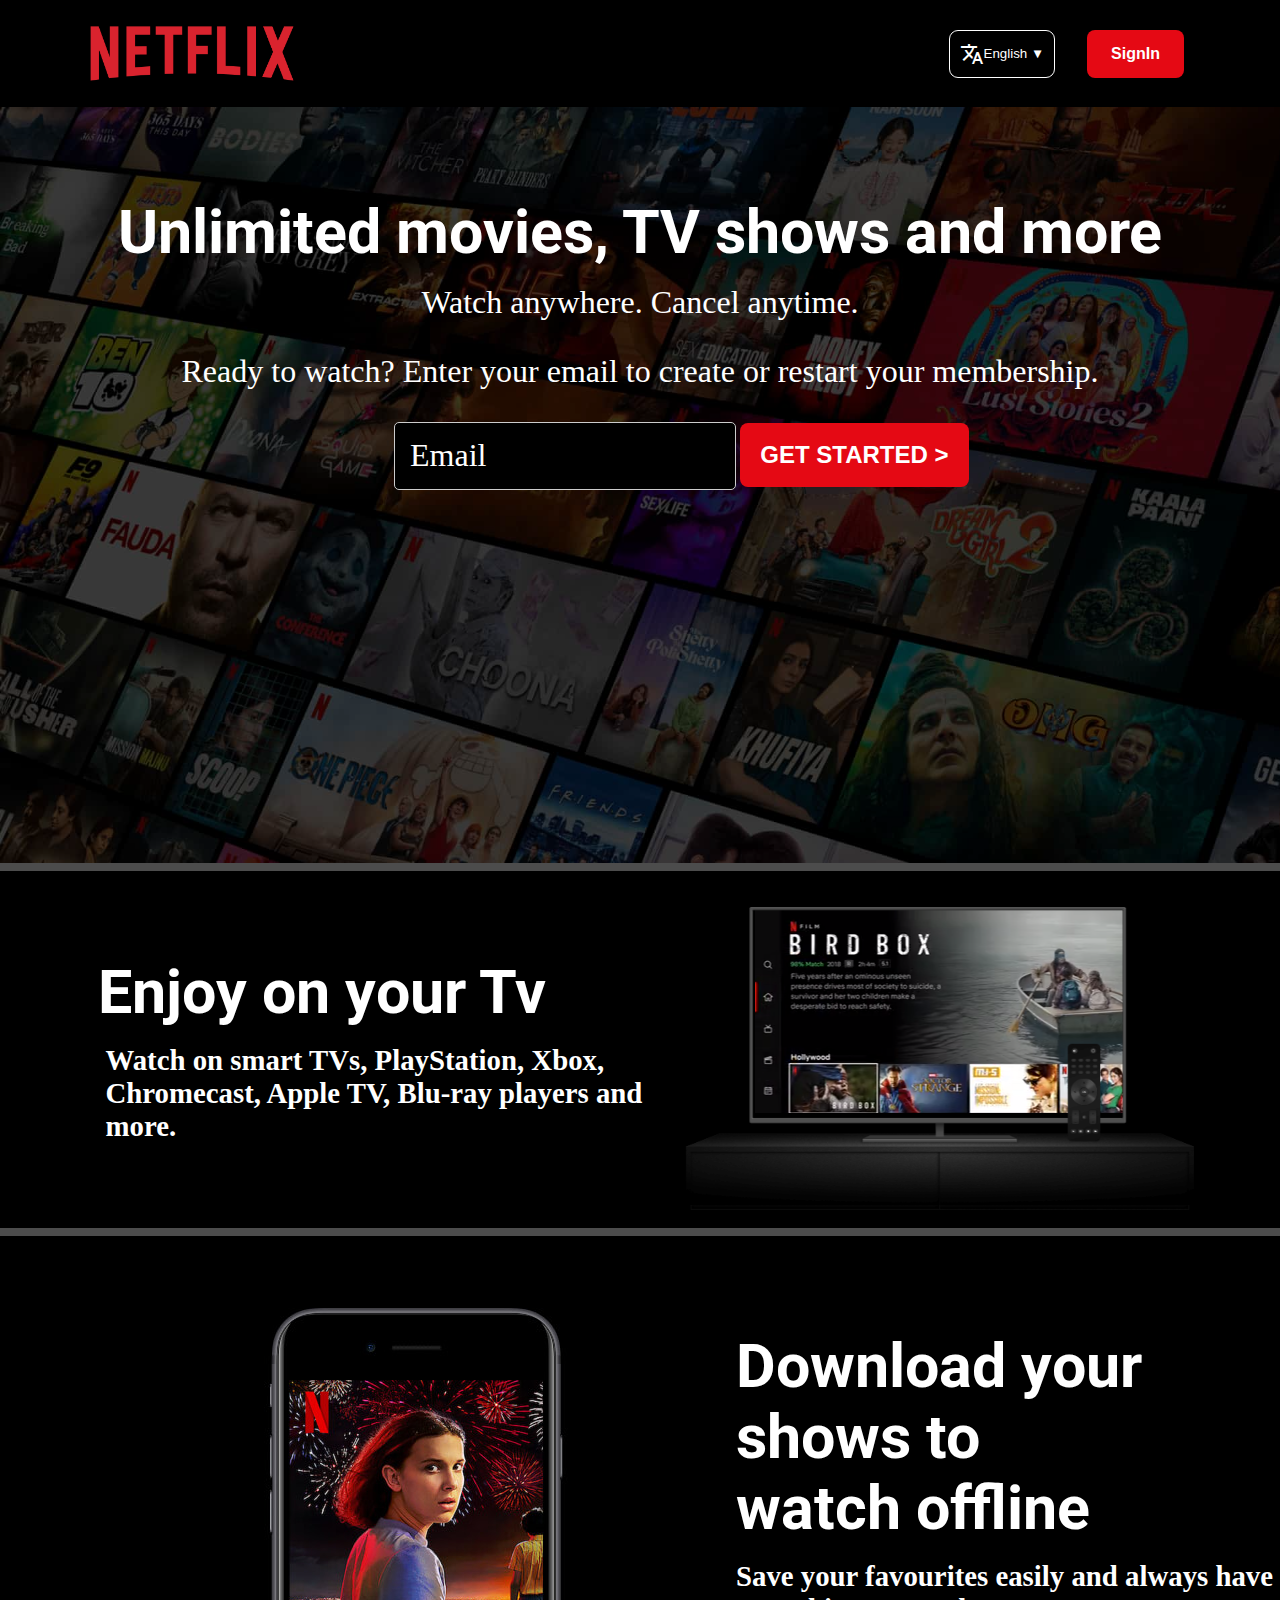
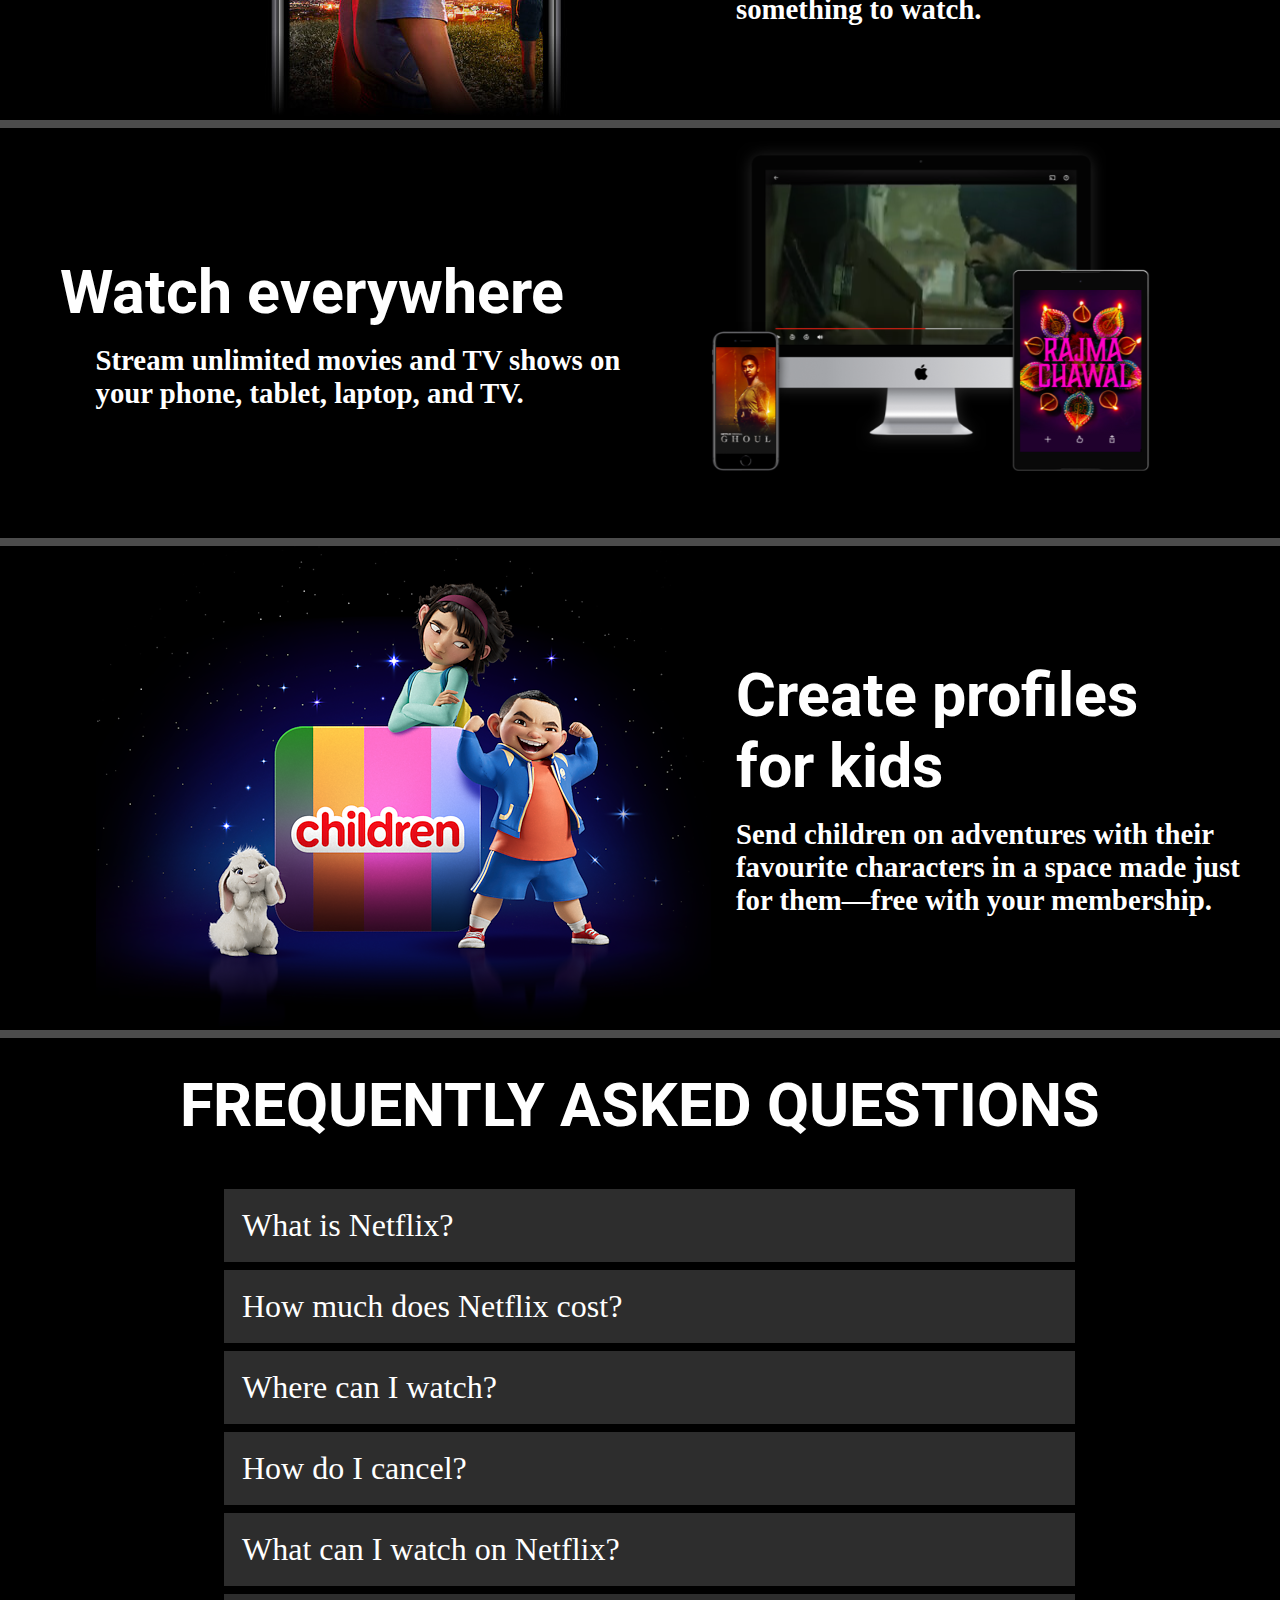
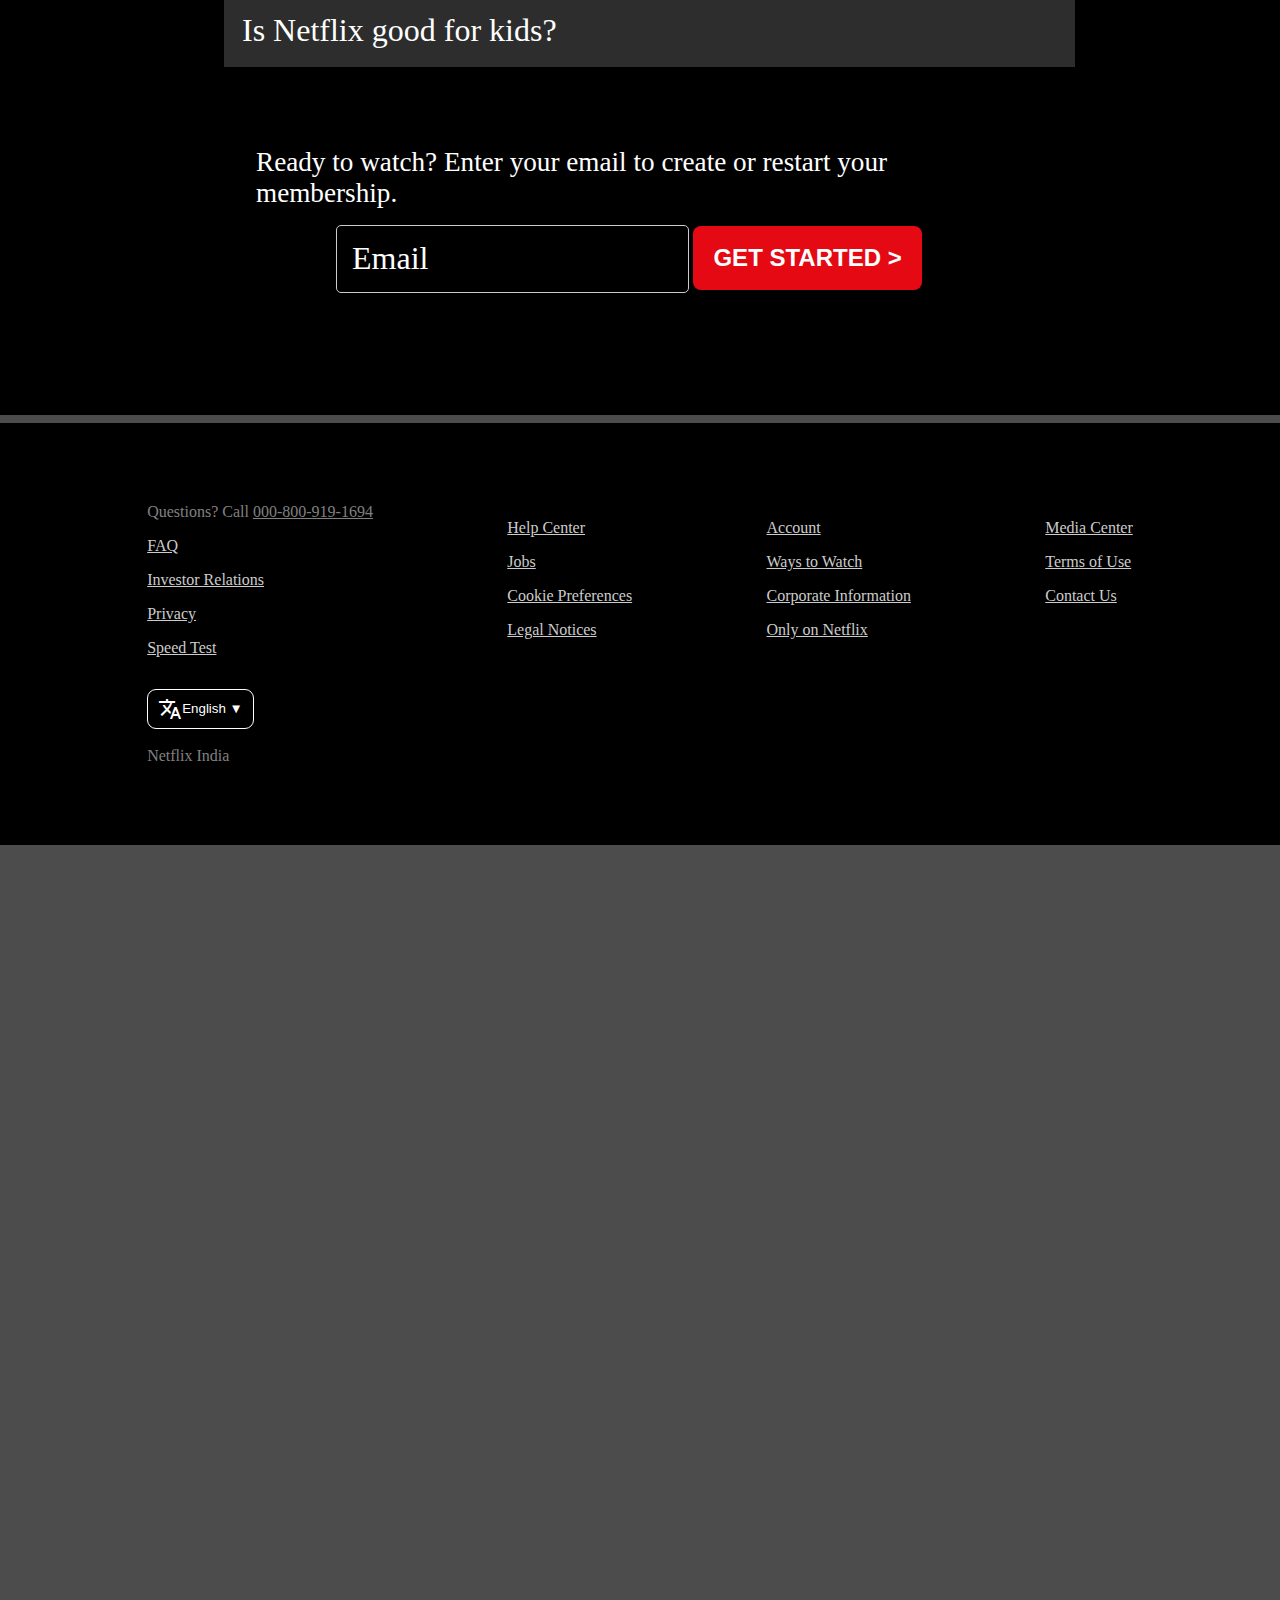
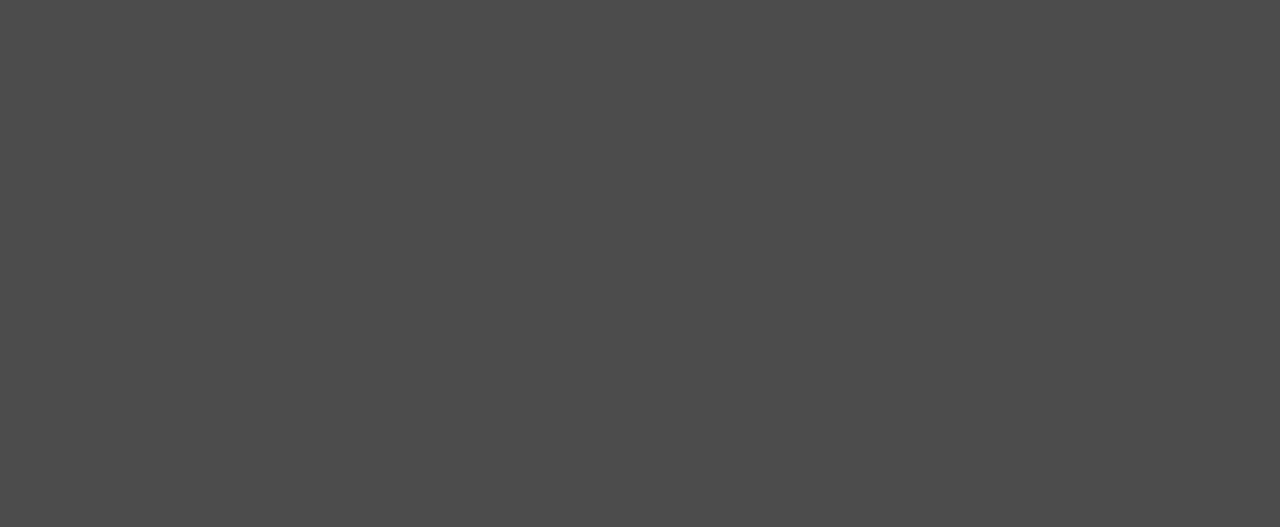
<file: netflix/index.html>
<!DOCTYPE html>
<html lang="en">
<head>
    <meta charset="UTF-8">
    <meta name="viewport" content="width=device-width, initial-scale=1.0">
    <link rel="stylesheet" href="index.css">
    <link href="https://fonts.googleapis.com/icon?family=Material+Icons" rel="stylesheet">
    <link rel="shortcut icon" href="https://cdn4.iconfinder.com/data/icons/logos-and-brands/512/227_Netflix_logo-512.png" type="image/x-icon">
    <title>NETFLIX</title>
</head>
<body>
            <nav>
                <img src="./assets/netflix_logo.png" alt="">
                <div class="right">
                    <button class="Mybutton"><i class="material-icons">translate</i> English &#9660;</button>
                        <button class="signinbutton">SignIn</button>
                </div>
            </nav>
            <section class="section-1">
                <div class="subsection">
                    <div class="sec-1_1">
                        <h1>Unlimited movies, TV shows and more</h1>
                        <p>Watch anywhere. Cancel anytime.</p>
                        <p>Ready to watch? Enter your email to create or restart your membership.</p>
                    </div>
                    <div class="sec-1_2">
                        <div class="input-container">
                                <input type="text" id="email" required>
                                <label for="email">Email</label>
                                <button class="getstart">GET STARTED &gt</button>
                        </div>
                    </div>
                </div>   
            </section>
            <section class="section-2">
                <div class="sec-2_1">
                    <h2>Enjoy on your Tv</h2>
                    <h5>Watch on smart TVs, PlayStation, Xbox, Chromecast, Apple TV, Blu-ray players and more.</h5>
                </div>
                <div class="sec-2_2">
                    <img src="./assets/1.png" alt="" srcset="">
                </div>
            </section>
            <section class="section-3">
                <div class="sec-3_1">
                    <img src="./assets/2.jpg" alt="" srcset="">
                </div>
                <div class="sec-3_2">
                    <h2>Download your shows to watch offline</h2>
                    <h5>Save your favourites easily and always have something to watch.</h5>
                </div>
            </section>
            <section class="section-2">
                <div class="sec-2_1">
                    <h2>Watch everywhere</h2>
                    <h5>Stream unlimited movies and TV shows on your phone, tablet, laptop, and TV.</h5>
                </div>
                <div class="sec-2_2">
                    <img src="./assets/4.png" alt="" srcset="">
                </div>
            </section>
            <section class="section-3">
                <div class="sec-3_1">
                    <img src="./assets/3.png" alt="" srcset="">
                </div>
                <div class="sec-3_2">
                    <h2>Create profiles for kids</h2>
                    <h5>Send children on adventures with their favourite characters in a space made just for them—free with your membership.</h5>
                </div>
            </section>

            <section class="faq">
                    <h2>FREQUENTLY ASKED QUESTIONS</h2>
                    <div class="faqs">
                           
                        <button type="button" class="collapsible">What is Netflix?</button>
                            <div class="content">
                            <p>Netflix is a streaming service that offers a wide variety of award-winning TV shows, movies, anime, documentaries and more – on thousands of internet-connected devices. <br> <br>You can watch as much as you want, whenever you want, without a single ad – all for one low monthly price. There's always something new to discover, and new TV shows and movies are added every week!</p>
                            </div>
                     </div>
                     <div class="" style="margin-top: -3.5rem;">
                        <button type="button" class="collapsible">How much does Netflix cost? </button>
                            <div class="content">
                            <p>
                                Watch Netflix on your smartphone, tablet, Smart TV, laptop, or streaming device, all for one fixed monthly fee. Plans range from ₹ 149 to ₹ 649 a month. No extra costs, no contracts.                            </p>
                            </div>
                     </div>
                     <div class="" style="margin-top: -3.5rem;">
                        <button type="button" class="collapsible">Where can I watch?</button>
                            <div class="content">
                            <p>
                                Watch anywhere, anytime. Sign in with your Netflix account to watch instantly on the web at netflix.com from your personal computer or on any internet-connected device that offers the Netflix app, including smart TVs, smartphones, tablets, streaming media players and game consoles.
                              <br><br> You can also download your favourite shows with the iOS, Android, or Windows 10 app. Use downloads to watch while you're on the go and without an internet connection. Take Netflix with you anywhere.                            </div>
                     </div>
                     <div class="" style="margin-top: -3.5rem;">
                        <button type="button" class="collapsible">How do I cancel? </button>
                            <div class="content">
                            <p>
                                Netflix is flexible. There are no annoying contracts and no commitments. You can easily cancel your account online in two clicks. There are no cancellation fees – start or stop your account anytime.                            </div>
                     </div>
                     <div class="" style="margin-top: -3.5rem;">
                        <button type="button" class="collapsible">What can I watch on Netflix? </button>
                            <div class="content">
                            <p>
                                Netflix has an extensive library of feature films, documentaries, TV shows, anime, award-winning Netflix originals, and more. Watch as much as you want, anytime you want.                            </div>
                     </div>
                     <div class="" style="margin-top: -3.5rem;">
                        <button type="button" class="collapsible">Is Netflix good for kids?</button>
                            <div class="content">
                            <p>
                                The Netflix Kids experience is included in your membership to give parents control while kids enjoy family-friendly TV shows and films in their own space. <br> <br>

                                Kids profiles come with PIN-protected parental controls that let you restrict the maturity rating of content kids can watch and block specific titles you don’t want kids to see.                            </div>
                     </div>

                     <div class="sec-foot">
                        <p>Ready to watch? Enter your email to create or restart your membership.</p>
                    </div>
                    <div class="input-container" style="margin-left: 19rem;margin-top: -2rem;">
                        <input type="text" id="email" required>
                        <label for="email">Email</label>
                        <button class="getstart">GET STARTED &gt</button>
                </div>
            </section>

            <footer>
                <div class="foots">
                <div class="foots1">
                    <p>Questions? Call <u>000-800-919-1694</u></p>
                    <a href="">FAQ</a>
                    <a href="">Investor Relations</a>
                    <a href="">Privacy</a>
                    <a href="">Speed Test</a>
                    <div class="foots1_1">
                        <button class="Mybutton"><i class="material-icons">translate</i> English &#9660;</button>
                    </div>
                    <br><p>Netflix India</p>
                </div>
                <div class="foots2">
                    <a href="">Help Center</a>
                    <a href="">Jobs</a>
                    <a href="">Cookie Preferences</a>
                    <a href="">Legal Notices</a>
                </div>
                <div class="foots3">
                    <a href="">Account</a>
                    <a href="">Ways to Watch</a>
                    <a href="">Corporate Information</a>
                    <a href="">Only on Netflix</a>
                </div>
                <div class="foots4">
                    <a href="">Media Center</a>
                    <a href="">Terms of Use</a>
                    <a href="">Contact Us</a>
                </div>
                </div>
                   
            </footer>
            <script src="./index.js"></script>
</body>
</html>
</file>
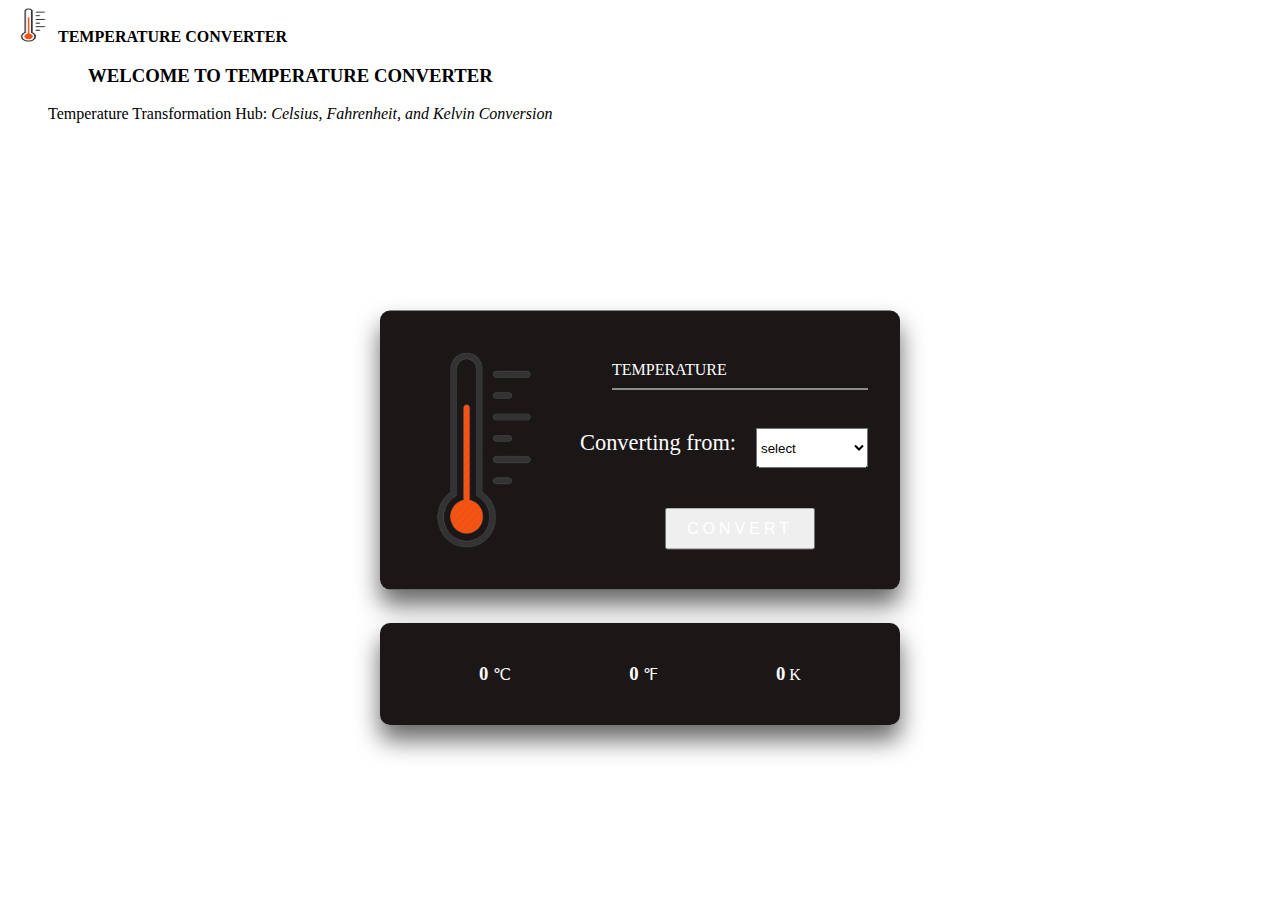
<file: tempconverter/index.html>
<!DOCTYPE html>
<html lang="en">
<head>
    <meta charset="UTF-8">
    <meta name="viewport" content="width=device-width, initial-scale=1.0">
    <link rel="stylesheet" href="index.css">
    <script src="index.js"></script>
    <link href="https://cdn.jsdelivr.net/npm/bootstrap@5.0.2/dist/css/bootstrap.min.css" rel="stylesheet" integrity="sha384-EVSTQN3/azprG1Anm3QDgpJLIm9Nao0Yz1ztcQTwFspd3yD65VohhpuuCOmLASjC" crossorigin="anonymous">
    <title>TASK - 1</title>
</head>
<body >
    <nav class="navbar navbar-light bg-light">
        <div class="container-fluid">
          <span class="navbar-brand mb-6 h1"><img src="./assets/temp.png" alt="" width="50" height="34" ><strong>TEMPERATURE CONVERTER</strong></span>
        </div>
      </nav>
      <figure class="text-center">
        <blockquote class="blockquote">
          <h3>WELCOME TO TEMPERATURE CONVERTER</h3>
        </blockquote>
        <figcaption class="blockquote-footer">
            Temperature Transformation Hub: <cite title="Source Title">Celsius, Fahrenheit, and Kelvin Conversion</cite>
        </figcaption>
      </figure>
      <div class="temp-box">
        <img src="./assets/temp.png" alt="">
        <div class="form">
          <div class="input-box">
            <input type="text" name="" required="" id="myinput">
            <label>TEMPERATURE</label>
          </div>
          <div class="input-box">
            <label class="convert">Converting from:</label>
            <select name="select" id="temp-select">
                <option value="">select</option>
                <option value="Celsius">Celsius</option>
                <option value="Fahrenheit">Fahrenheit</option>
                <option value="Kelvin">Kelvin</option>
            </select>
           
          </div><center>
          <button class="btn btn-primary" id="convert-button">
                CONVERT 
            </button></center>
          </div>
      </div>
      <br>
      <div class="temp-box" style="margin-top: 14rem; color: #fff;display: flex;justify-content: space-around;">
        <div class="cel" >
            <h3 style="display: inline;" id="cel-data">0 </h3>
            <span>&#x2103;</span>
        </div>
        <div class="farh" >
            <h3 style="display: inline;" id="far-data">0</h3>
            <span>&#x2109;</span>
        </div>
        <div class="kel" >
            <h3 style="display: inline;" id="kel-data">0</h3>
            <span> &#8490; </span>
        </div>
      </div>
</body>
</html>
</file>
<file: netflix/index.css>
@import url('https://fonts.googleapis.com/css2?family=Indie+Flower&family=Roboto:wght@900&display=swap');
*{
    padding: 0;
    margin: 0;
    box-sizing: border-box;
}
nav
{
    background: black;
    display: flex;
    align-items: center;
    justify-content: space-between;
}
nav img
{
    width: 16rem;
    margin-left: 4rem;
    display: inline;
}
.right
{
    margin-right: 4rem;
    display: flex;
}
.right button
{
    margin-right: 2rem;
}
.signinbutton
{
    
    display: inline;
    outline: none;
    cursor: pointer;
    font-size: 16px;
    line-height: 20px;
    font-weight: 600;
    border-radius: 8px;
    padding: 14px 24px;
    border: none;
    transition: box-shadow 0.2s ease 0s, -ms-transform 0.1s ease 0s, -webkit-transform 0.1s ease 0s, transform 0.1s ease 0s;
    background: #e50914;
    color: #fff;
}
.signinbutton:hover
{
    background: #c11119;
}

.section-1
{
    background-image: url('./assets/background_image.jpg');
    background-size: cover;
    height: 84vh;
    color: white;
    margin-bottom:0.5rem;
}
.section-1 .subsection
{
    background: rgba(0, 0, 0, 0.7);
    height: 580vh;
    z-index: -1;
}
.section-1 .sec-1_1
{
    display: flex;
    flex-direction: column;
    align-items: center;
    position: relative;
    top:90px;
}
.section-1 h1
{
    font-size: 3.8rem;
    max-width: 69rem;
    text-align: center;
    font-family :'Roboto';
    font-weight: bolder;
    margin-bottom: 1rem;
}
.sec-1_1 p
{
    font-size: 2rem;
    font-family: 'Times New Roman', Times, serif;
    margin-bottom: 2rem;
}
.sec-1_2
{
   margin-left: 19rem ;
}
.input-container {
    position: relative;
    margin: 90px;
  }
  
  label {
    position: absolute;
    top: 15px;
    left: 1rem;
    display: inline;
    font-size: 2rem;
    color: #ffff;
    transition: 0.2s;
  }
  
.input-container input[type=text] {
    width: 43%;
    height: 4.2rem;
    padding: 10px;
    border: 1px solid #ccc;
    border-radius: 5px;
    outline: none;
    background: black;
    color: #ffff;
    font-size: 1.3rem;
  }
  input[type=text]:focus
  {
    border: 1px solid blue;
  }

  input:focus + label, input:valid + label {
    top: -1px;
    font-size: 1.5rem;
    color: #ffff;
  }
  .getstart
{
    
    display: inline;
    outline: none;
    cursor: pointer;
    font-size: 16px;
    line-height: 20px;
    font-weight: 600;
    border-radius: 8px;
    padding: 22px 20px;
    font-size: 1.5rem;
    border: none;
    transition: box-shadow 0.2s ease 0s, -ms-transform 0.1s ease 0s, -webkit-transform 0.1s ease 0s, transform 0.1s ease 0s;
    background: #e50914;
    color: #fff;
}
.getstart:hover
{
    background: #c11119;
}
.section-2
{
    background: black;
    color: #ffff;
    display: flex;
    align-items: center;
    justify-content: center;
    margin-bottom: 0.5rem;
}
.section-2 .sec-2_1 h2
{
    font-size: 3.8rem;
    text-align: center;
    font-family :'Roboto';
    font-weight: bolder;
    margin-bottom: 1rem;
    margin-left: -4rem;
}
.section-2 .sec-2_1 h5
{
    font-size: 1.8rem;
    margin-left: 5rem;
    max-width:36rem;

}

.section-3
{
    background: black;
    color: #ffff;
    display: flex;
    align-items: center;
    justify-content: center;
    margin-bottom: 0.5rem;
}
.sec-3_1 img
{
    margin-left: 6rem;
}
.section-3 .sec-3_2 h2
{
    font-size: 3.8rem;
   
    font-family :'Roboto';
    font-weight: bolder;
    margin-bottom: 1rem;
    margin-right: 8rem;
}
.section-3 .sec-3_2 h5
{
    font-size: 1.8rem;
    max-width:36rem;

}
.collapsible {
    background-color: #2d2d2d;
    color: white;
    cursor: pointer;
    padding: 18px;
    margin: 2rem 12rem;
    width: 70%;
    border: none;
    text-align: left;
    outline: none;
    font-size: 2rem;
    font-family: 'Times New Roman', Times, serif;
    transition: background-color 0.3s;
  }
  
  .collapsible:hover {
    background-color: #414141;
  }
  
  .faq {
    padding: 2rem;
    background: black;
    color: #fff;
  }
  
  .faq h2 {
    font-size: 3.8rem;
    text-align: center;
    font-family: 'Roboto';
    font-weight: bolder;
    margin-bottom: 1rem;
    text-align: center;
  }
  
  .content {
    margin-left: 12rem;
    margin-top: -1.9rem;
    margin-bottom: 2rem;
    font-size: 1.5rem;
    max-width: 56.2rem;
    padding: 1rem;
    background: #2d2d2d;
    color: white;
    text-align: justify;
    font-family: 'Times New Roman', Times, serif;
    display: none;
  }
.sec-foot
{
    margin: 3rem 14rem;
    font-size: 1.7rem;
}
footer
{
    margin-top: .5rem;
    background: black;
    color: gray;
    padding: 2rem
}
.foots
{
    padding: 3rem;
    display: flex;
    justify-content: space-around;
}
a
{
    color: #ccc;
    margin-top: 1rem;
}
.foots1, .foots2, .foots3, .foots4
{
    display: flex;
    flex-direction: column;
    
}
.foots1_1
{
    margin-top: 2rem;
    display: flex;
    
}
select
{
    margin-bottom: 2rem;
    width: 7rem;
    height: 2rem;
    background: #0f0f0f;
    color: #fff;
    font-size: 1.2rem;
    text-align: center;
}
.custom-dropdown {
    position: relative;
    display: inline-block;
    cursor: pointer;
  }
  
  .selected-option {
    display: flex;
    align-items: center;
    padding: 5px;
    border: 1px solid #ccc;
    border-radius: 5px;
  }
  
  .option {
    display: flex;
    align-items: center;
    padding: 5px;
    cursor: pointer;
  }
  
  .option:hover {
    background: #f0f0f0;
  }
.Mybutton
{
    display: inline-flex;
    align-items:center ;
    background: transparent;
    border: 1px solid #fff;
    padding: 7px 10px;
    color: #fff;
    cursor: pointer;
    border-radius: 9px;
}  
.Mybutton:hover
{
    background: #414141;
}
</file>
<file: tempconverter/index.css>
.temp-box {
    position: absolute;
    top: 50%;
    left: 50%;
    width: 520px;
    padding: 40px;
    transform: translate(-50%, -50%);
    background: rgba(24, 20, 20, 0.987);
    box-sizing: border-box;
    box-shadow: 0 15px 25px rgba(0,0,0,.6);
    border-radius: 10px;
    display: flex;
  }
  .temp-box img
  {
    width: 12rem;
    margin-left: -2rem;
    margin-right: 2rem;
  }
  .temp-box .input-box {
    position: relative;
  }
  
  .temp-box .input-box input {
    width: 100%;
    padding: 10px 0;
    font-size: 16px;
    color: #fff;
    margin-bottom: 30px;
    border: none;
    border-bottom: 1px solid #fff;
    outline: none;
    background: transparent;
  }
  .temp-box .input-box .convert
  {
    font-size: 1.4rem;
    margin-left: -2rem;
  }
  .temp-box .input-box label {
    position: absolute;
    top: 0;
    left: 0;
    padding: 10px 0;
    font-size: 16px;
    color: #fff;
    pointer-events: none;
    transition: .5s;
  }
  
  .temp-box .input-box input:focus ~ label,
  .temp-box .input-box input:valid ~ label {
    top: -20px;
    left: 0;
    color: #bdb8b8;
    font-size: 12px;
  }
  
  .temp-box .form button {
    position: relative;
    display: inline-block;
    padding: 10px 20px;
    color: #fff;
    font-size: 16px;
    text-decoration: none;
    text-transform: uppercase;
    overflow: hidden;
    transition: .5s;
    margin-top: 40px;
    letter-spacing: 4px;

  }
  
  .temp-box button:hover {
    background: #03f40f;
    color: #fff;
    border-radius: 5px;
    box-shadow: 0 0 5px #03f40f,
                0 0 25px #03f40f,
                0 0 50px #03f40f,
                0 0 100px #03f40f;
  }
.temp-box .input-box select
{
    width: 7rem;
    height: 2.5rem;
    margin-left:9rem;
    margin-top: 0.5rem;
}
</file>
